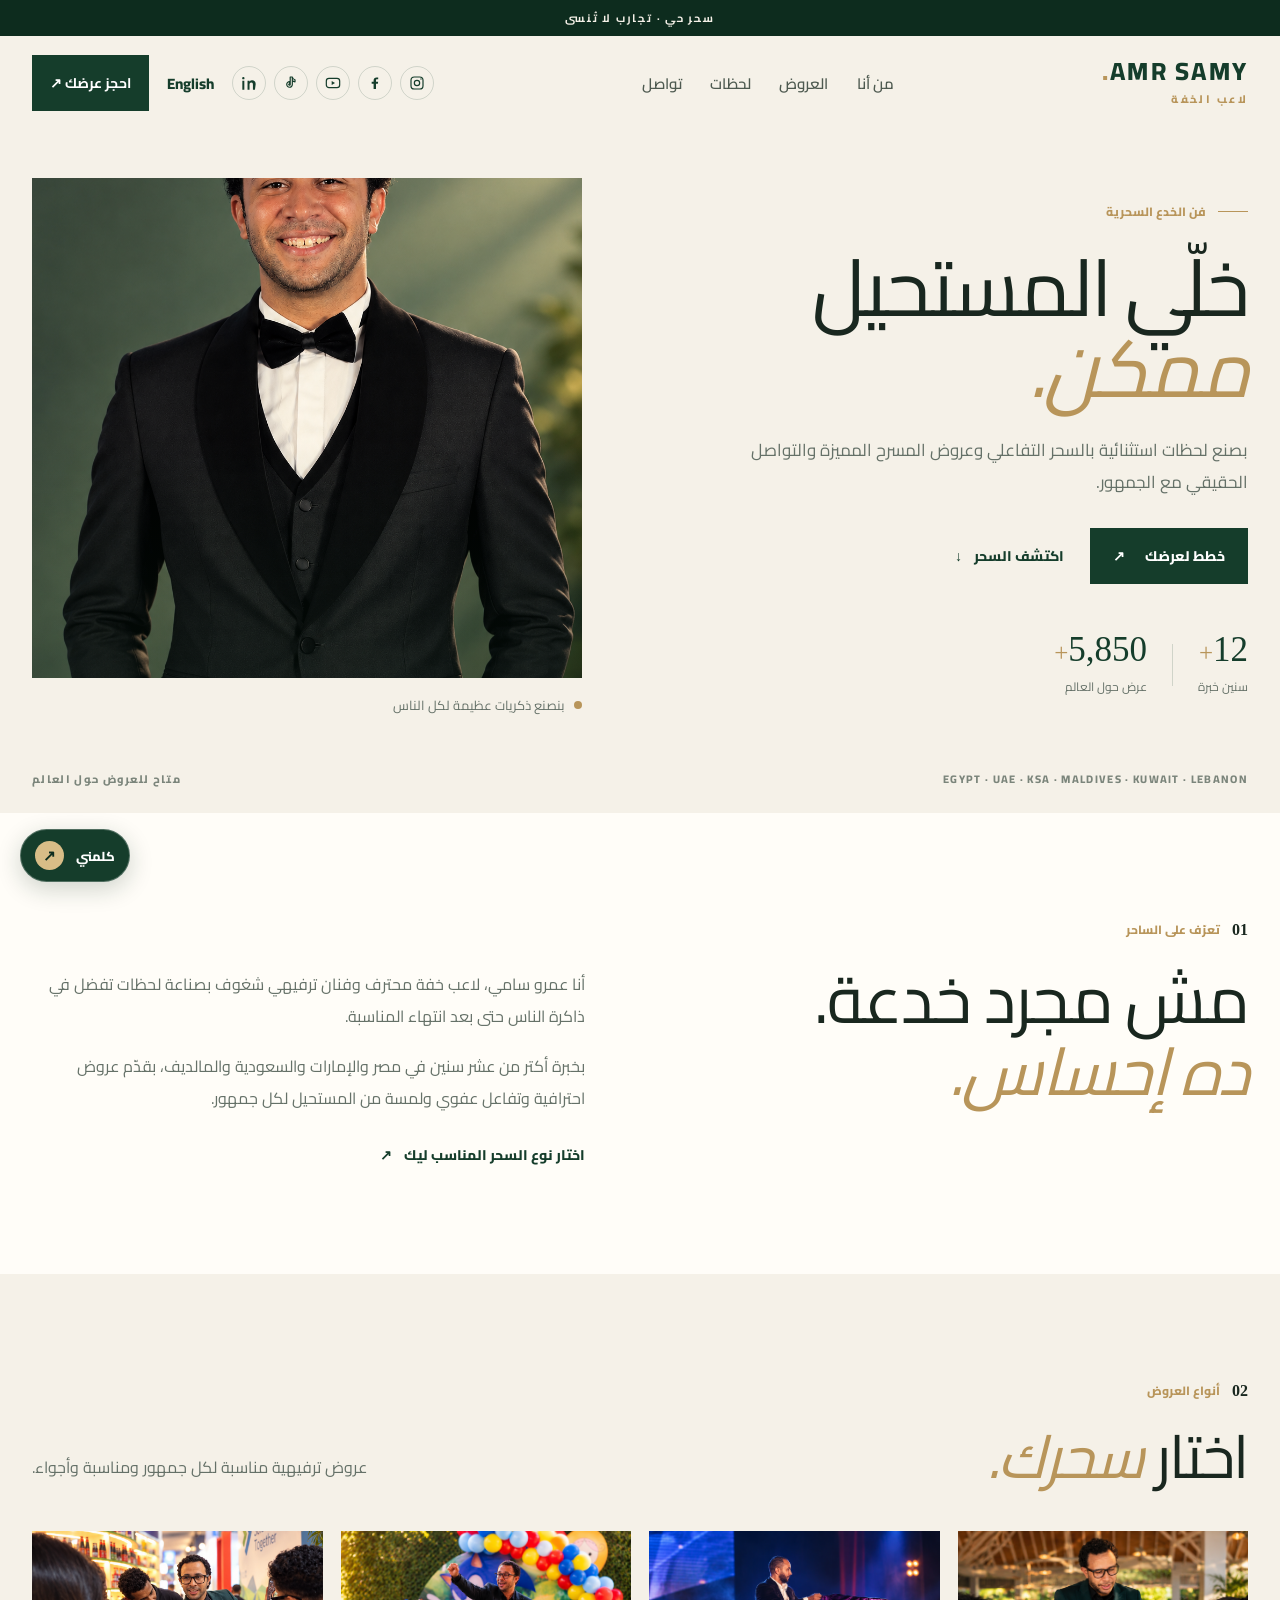
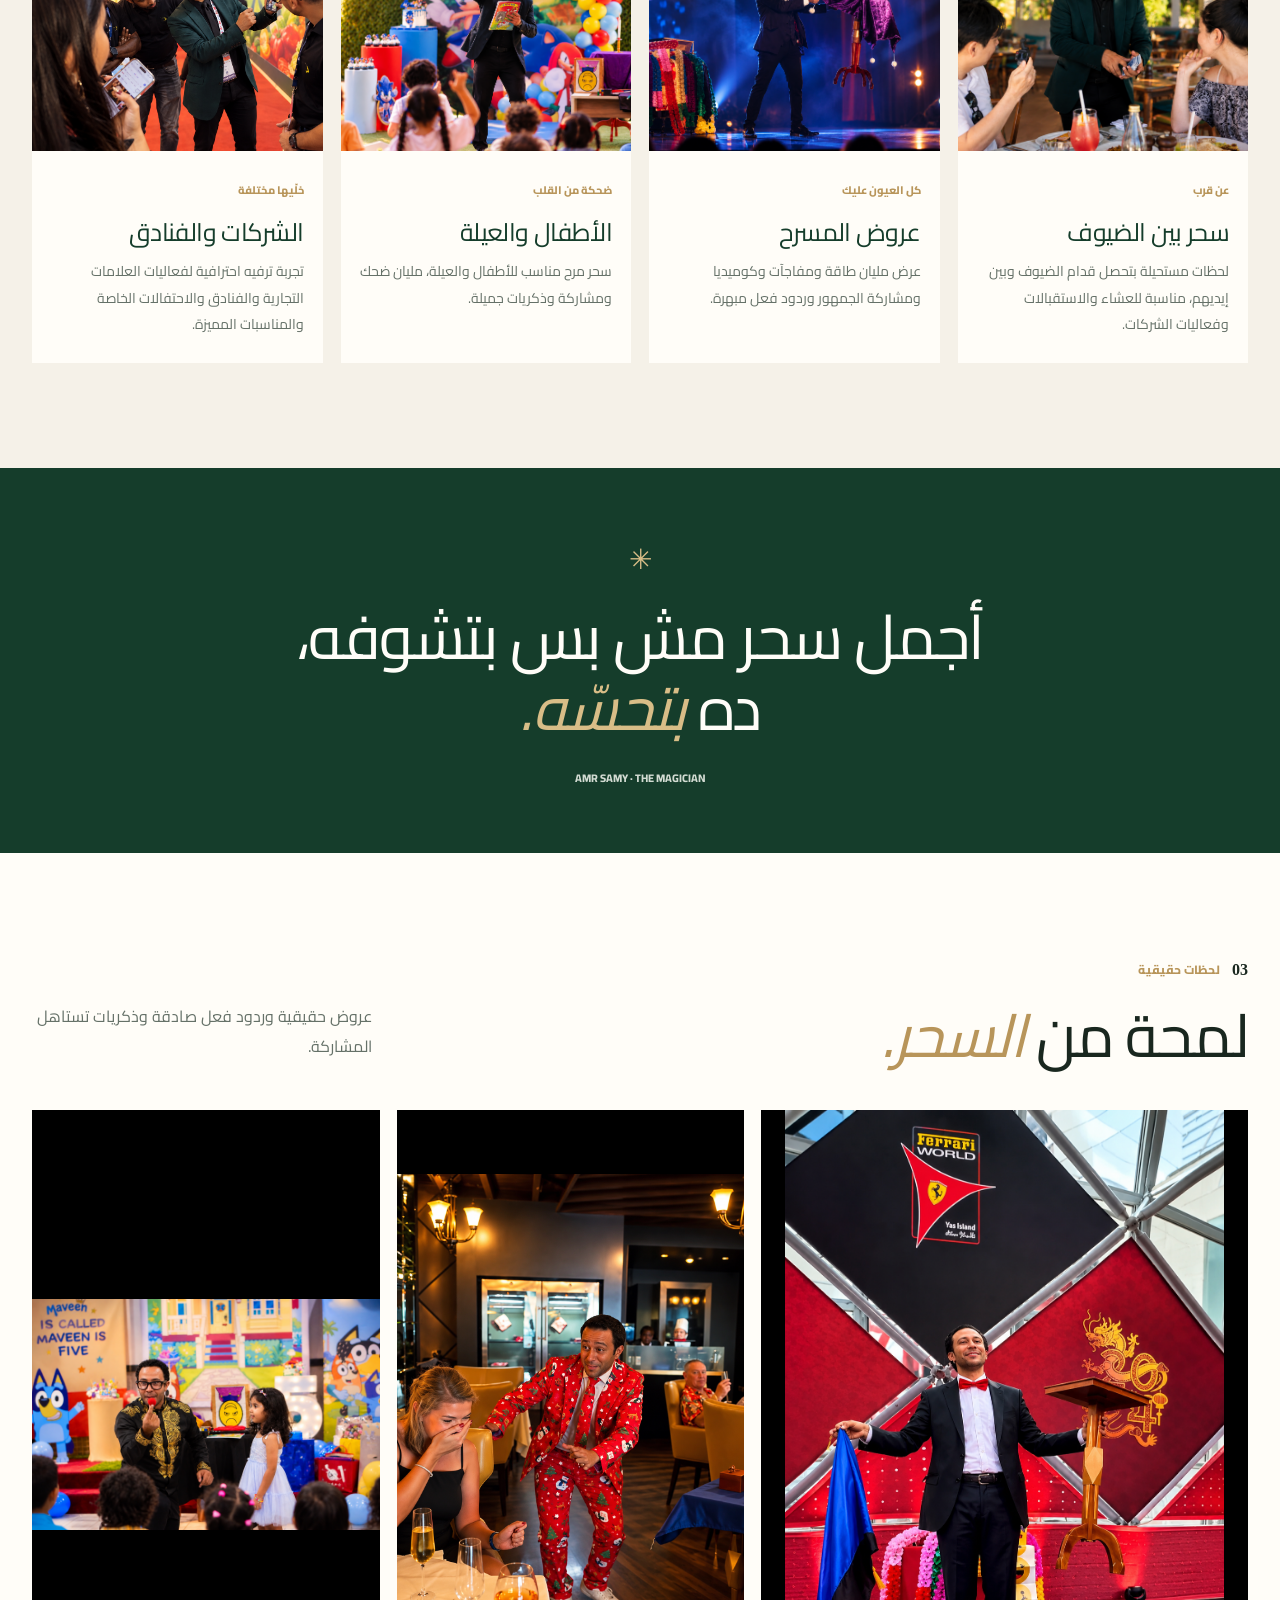
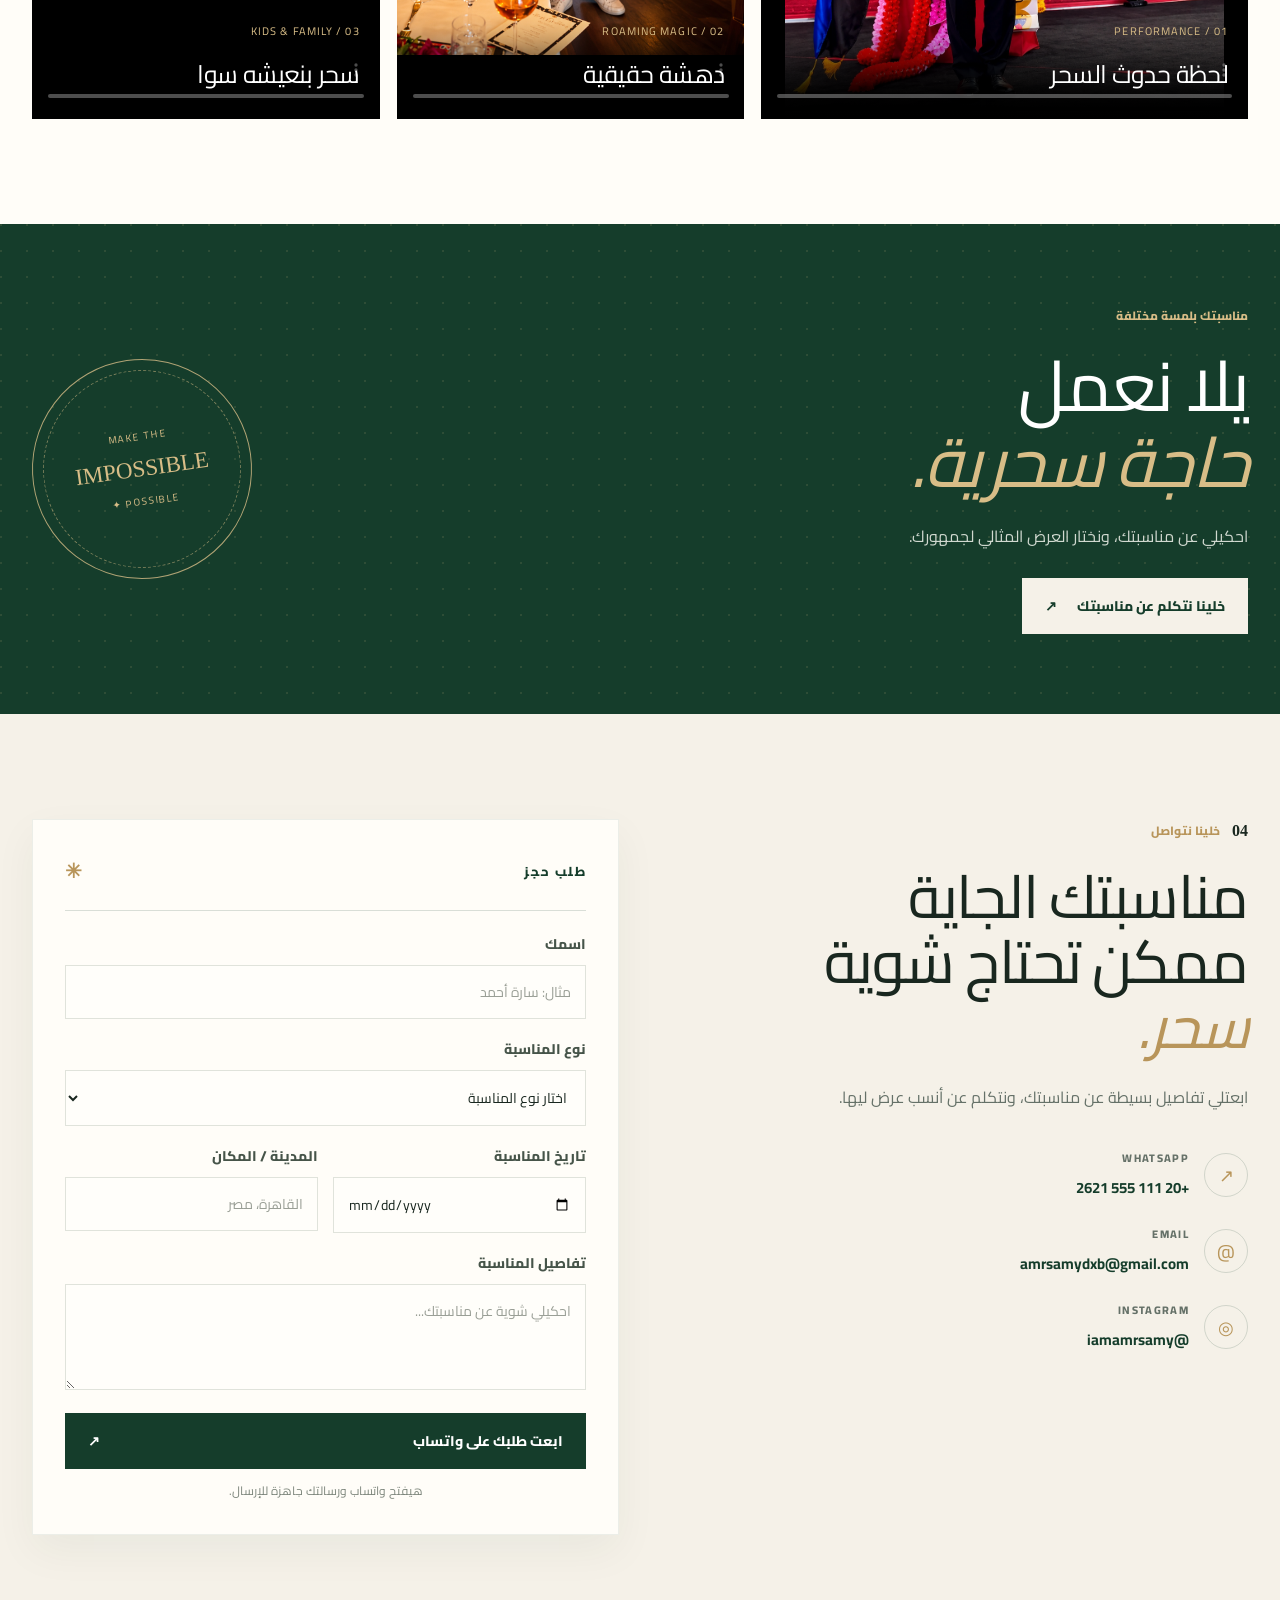
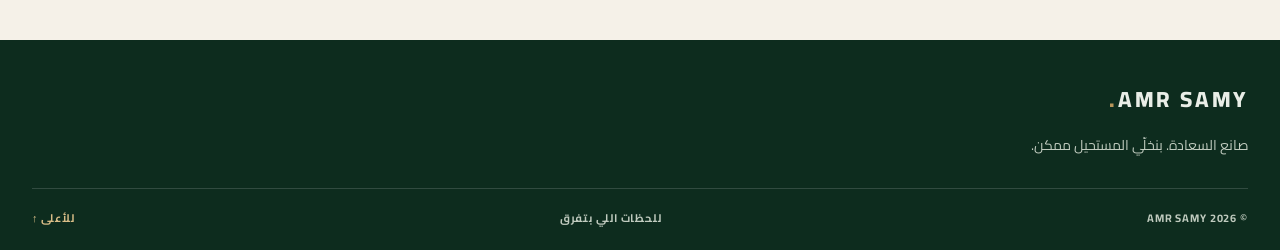
<file: index.html>
<!DOCTYPE html>
<html lang="ar" dir="rtl">
<head>
  
  <!-- WhatsApp Link Preview -->
<meta property="og:image" content="https://iamamrsamy.github.io/amrsamy/images/whatsapp-preview.jpg">
<meta property="og:image:width" content="1200">
<meta property="og:image:height" content="630">
<meta property="og:image:alt" content="Amr Samy | The Magician">

<meta name="twitter:card" content="summary_large_image">
<meta name="twitter:title" content="Amr Samy | The Magician">
<meta name="twitter:description" content="Professional Magic Shows & Entertainment Worldwide.">
<meta name="twitter:image" content="https://iamamrsamy.github.io/amrsamy/images/Logo.PNG">
  
  <meta charset="UTF-8">
  <meta name="viewport" content="width=device-width, initial-scale=1">
  <meta name="theme-color" content="#153d2b">
  <meta name="description" content="Amr Samy — Professional Magician, The Happiness Maker. Live magic shows, close-up magic and unforgettable events.">
  <title>Amr Samy | The Magician</title>

  <link rel="preconnect" href="https://fonts.googleapis.com">
  <link rel="preconnect" href="https://fonts.gstatic.com" crossorigin>
  <link href="https://fonts.googleapis.com/css2?family=Cairo:wght@400;500;600;700;800&family=DM+Sans:wght@400;500;600;700;800&display=swap" rel="stylesheet">
  <link rel="stylesheet" href="style.css">
  <script src="script.js" defer></script>
</head>
<body>
  <div class="topbar" data-en="LIVE MAGIC · UNFORGETTABLE EXPERIENCES" data-ar="سحر حي · تجارب لا تُنسى">LIVE MAGIC · UNFORGETTABLE EXPERIENCES</div>

  <header class="header">
    <a href="#home" class="brand" aria-label="Amr Samy home">
      <span class="brand-title">AMR SAMY<span>.</span></span>
      <span class="brand-subtitle" data-en="THE MAGICIAN" data-ar="لاعب الخفة">THE MAGICIAN</span>
    </a>

    <button class="menu-toggle" id="menuToggle" type="button" aria-label="Open menu" aria-expanded="false">
      <span></span><span></span><span></span>
    </button>

    <nav class="nav" id="mainNav">
      <a href="#about" data-en="About" data-ar="من أنا">About</a>
      <a href="#services" data-en="Experiences" data-ar="العروض">Experiences</a>
      <a href="#gallery" data-en="Highlights" data-ar="لحظات">Highlights</a>
      <a href="#contact" data-en="Contact" data-ar="تواصل">Contact</a>
    </nav>

    <div class="header-right">
      <div class="header-socials" aria-label="Social media">
        <a href="https://www.instagram.com/iamamrsamy/" target="_blank" rel="noopener noreferrer" aria-label="Instagram" title="Instagram">
          <svg viewBox="0 0 24 24" aria-hidden="true"><rect x="3" y="3" width="18" height="18" rx="5"/><circle cx="12" cy="12" r="4"/><circle class="icon-fill" cx="18" cy="6" r="1"/></svg>
        </a>
        <a href="https://www.facebook.com/iamamrsamy" target="_blank" rel="noopener noreferrer" aria-label="Facebook" title="Facebook">
          <svg viewBox="0 0 24 24" aria-hidden="true"><path class="icon-fill" d="M13.5 21v-8h2.8l.4-3h-3.2V8.1c0-.9.3-1.6 1.6-1.6h1.7V3.8c-.3 0-1.3-.2-2.5-.2-2.6 0-4.4 1.6-4.4 4.5V10H7v3h2.9v8z"/></svg>
        </a>
        <a href="https://www.youtube.com/@iamamrsamy" target="_blank" rel="noopener noreferrer" aria-label="YouTube" title="YouTube">
          <svg viewBox="0 0 24 24" aria-hidden="true"><rect x="2" y="5" width="20" height="14" rx="4"/><path class="icon-fill" d="m10 9 5 3-5 3z"/></svg>
        </a>
        <a href="https://www.tiktok.com/@iamamrsamy" target="_blank" rel="noopener noreferrer" aria-label="TikTok" title="TikTok">
          <svg viewBox="0 0 24 24" aria-hidden="true"><path d="M14 3v11.2a4.2 4.2 0 1 1-4-4.2v3.2a1.1 1.1 0 1 0 .8 1V3h3.2c.3 2.2 1.6 3.7 4 4.1v3.2A9 9 0 0 1 14 8.8"/></svg>
        </a>
        <a href="https://www.linkedin.com/in/iamamrsamy" target="_blank" rel="noopener noreferrer" aria-label="LinkedIn" title="LinkedIn">
          <svg viewBox="0 0 24 24" aria-hidden="true"><path class="icon-fill" d="M5 8.5H2V22h3zM3.5 6.5a1.8 1.8 0 1 0 0-3.6 1.8 1.8 0 0 0 0 3.6M22 14c0-4.1-2.2-6-5.2-6a4.5 4.5 0 0 0-4 2.2V8.5h-3V22h3v-7.1c0-1.9.4-3.7 2.7-3.7s2.4 2.1 2.4 3.8V22h3z"/></svg>
        </a>
      </div>

      <button id="languageToggle" class="language-toggle" type="button">عربي</button>
      <a class="header-cta" href="#contact" data-en="Book a show ↗" data-ar="احجز عرضك ↗">Book a show ↗</a>
    </div>
  </header>

  <main>
    <section class="hero" id="home">
      <div class="hero-content">
        <p class="eyebrow"><span class="eyebrow-line"></span><span data-en="THE ART OF THE MAGIC" data-ar="فن الخدع السحرية">THE ART OF THE Magic</span></p>
        <h1 data-en="Make the impossible <em>possible.</em>" data-ar="خلّي المستحيل <em>ممكن.</em>">Make the impossible <em>possible.</em></h1>
        <p class="hero-description" data-en="Creating extraordinary moments through interactive magic, unforgettable stage performances and genuine audience connection." data-ar="بصنع لحظات استثنائية بالسحر التفاعلي وعروض المسرح المميزة والتواصل الحقيقي مع الجمهور.">Creating extraordinary moments through interactive magic, unforgettable stage performances and genuine audience connection.</p>

        <div class="hero-actions">
          <a href="#contact" class="button button-primary"><span data-en="Plan your experience" data-ar="خطط لعرضك">Plan your experience</span><span>↗</span></a>
          <a href="#gallery" class="text-link"><span data-en="Discover the magic" data-ar="اكتشف السحر">Discover the magic</span><span>↓</span></a>
        </div>

        <div class="stats">
          <div><strong>12<span>+</span></strong><small data-en="Years of experience" data-ar="سنين خبرة">Years of experience</small></div>
          <span class="stats-divider"></span>
          <div><strong>5,850<span>+</span></strong><small data-en="SHOWS AROUND THE WORLD" data-ar="عرض حول العالم ">SHOWS AROUND THE WORLD</small></div>
        </div>
      </div>

      <div class="hero-visual">
        <div class="hero-photo">
          <img src="images/hero.PNG" alt="Amr Samy performing magic" onerror="this.style.display='none';this.parentElement.classList.add('no-photo')">
          <div class="photo-placeholder">
            <span class="placeholder-initials"></span>
            <strong data-en="YOUR PERFORMANCE PHOTO" data-ar="ضع صورة من عروضك هنا">YOUR PERFORMANCE PHOTO</strong>
            <small></small>
          </div>
        </div>
        
        <div class="photo-label">

          <span class="live-dot"></span>

          <span

            data-en="Create Great Memories For Everyone"

            data-ar="بنصنع ذكريات عظيمة لكل الناس"

          >Creating moments of wonder</span>

        </div>

      </div>

      <div class="hero-footer">

        <span>EGYPT · UAE · KSA · MALDIVES · KUWAIT · LEBANON</span>

        <span data-en="AVAILABLE WORLDWIDE" data-ar="متاح للعروض حول العالم">AVAILABLE WORLDWIDE</span>

      </div>
      
      </section>

    <section class="about section" id="about">
      <div class="section-label"><span>01</span><span data-en="MEET THE MAGICIAN" data-ar="تعرّف على الساحر">MEET THE MAGICIAN</span></div>
      <div class="about-grid">
        <h2 data-en="More than a trick.<br><em>A feeling.</em>" data-ar="مش مجرد خدعة.<br><em>ده إحساس.</em>">More than a trick.<br><em>A feeling.</em></h2>
        <div class="about-copy">
          <p data-en="I’m Amr Samy, a professional magician and live entertainer passionate about creating moments people remember long after an event ends." data-ar="أنا عمرو سامي، لاعب خفة محترف وفنان ترفيهي شغوف بصناعة لحظات تفضل في ذاكرة الناس حتى بعد انتهاء المناسبة.">I’m Amr Samy, a professional magician and live entertainer passionate about creating moments people remember long after an event ends.</p>
          <p data-en="With over a decade of experience performing across Egypt, the UAE, Saudi Arabia and the Maldives, I bring polished performance, spontaneous interaction and a touch of the impossible to every audience." data-ar="بخبرة أكتر من عشر سنين في مصر والإمارات والسعودية والمالديف، بقدّم عروض احترافية وتفاعل عفوي ولمسة من المستحيل لكل جمهور.">With over a decade of experience performing across Egypt, the UAE, Saudi Arabia and the Maldives, I bring polished performance, spontaneous interaction and a touch of the impossible to every audience.</p>
          <a href="#services" class="text-link"><span data-en="Find your kind of magic" data-ar="اختار نوع السحر المناسب ليك">Find your kind of magic</span><span>↗</span></a>
        </div>
      </div>
    </section>

    <section class="services section" id="services">
      <div class="section-heading">
        <div><div class="section-label"><span>02</span><span data-en="THE EXPERIENCES" data-ar="أنواع العروض">THE EXPERIENCES</span></div><h2 data-en="Choose your <em>magic.</em>" data-ar="اختار <em>سحرك.</em>">Choose your <em>magic.</em></h2></div>
        <p data-en="Tailored entertainment for every crowd, occasion and atmosphere." data-ar="عروض ترفيهية مناسبة لكل جمهور ومناسبة وأجواء.">Tailored entertainment for every crowd, occasion and atmosphere.</p>
      </div>

      <div class="service-grid">
        <article class="service-card">
          <div class="service-image"><img src="images/roaming.PNG" alt="Close-up roaming magic" onerror="this.style.display='none';this.parentElement.classList.add('no-photo')"><span class="image-fallback">CLOSE-UP MAGIC</span></div>
          <div class="service-info"><span class="service-category" data-en="UP CLOSE" data-ar="عن قرب">UP CLOSE</span><h3 data-en="Roaming Magic" data-ar="سحر بين الضيوف">Roaming Magic</h3><p data-en="Impossible moments happening right in your guests’ hands. Perfect for dinners, receptions and corporate events." data-ar="لحظات مستحيلة بتحصل قدام الضيوف وبين إيديهم، مناسبة للعشاء والاستقبالات وفعاليات الشركات.">Impossible moments happening right in your guests’ hands. Perfect for dinners, receptions and corporate events.</p></div>
        </article>
        <article class="service-card">
          <div class="service-image"><img src="images/stage.PNG" alt="Live stage magic" onerror="this.style.display='none';this.parentElement.classList.add('no-photo')"><span class="image-fallback">LIVE ON STAGE</span></div>
          <div class="service-info"><span class="service-category" data-en="ALL EYES ON" data-ar="كل العيون عليك">ALL EYES ON</span><h3 data-en="Stage Shows" data-ar="عروض المسرح">Stage Shows</h3><p data-en="A high-energy show filled with surprise, comedy, audience participation and shared reactions." data-ar="عرض مليان طاقة ومفاجآت وكوميديا ومشاركة الجمهور وردود فعل مبهرة.">A high-energy show filled with surprise, comedy, audience participation and shared reactions.</p></div>
        </article>
        <article class="service-card">
          <div class="service-image"><img src="images/kids.PNG" alt="Magic for kids and families" onerror="this.style.display='none';this.parentElement.classList.add('no-photo')"><span class="image-fallback">FAMILY MAGIC</span></div>
          <div class="service-info"><span class="service-category" data-en="BIG SMILES" data-ar="ضحكة من القلب">BIG SMILES</span><h3 data-en="Kids & Family" data-ar="الأطفال والعيلة">Kids & Family</h3><p data-en="Playful, age-friendly magic full of laughter, participation and memories for the whole family." data-ar="سحر مرح مناسب للأطفال والعيلة، مليان ضحك ومشاركة وذكريات جميلة.">Playful, age-friendly magic full of laughter, participation and memories for the whole family.</p></div>
        </article>
        <article class="service-card">
          <div class="service-image"><img src="images/corporate.PNG" alt="Corporate and hospitality entertainment" onerror="this.style.display='none';this.parentElement.classList.add('no-photo')"><span class="image-fallback">BRANDS & EVENTS</span></div>
          <div class="service-info"><span class="service-category" data-en="MAKE IT STAND OUT" data-ar="خلّيها مختلفة">MAKE IT STAND OUT</span><h3 data-en="Corporate & Hotels" data-ar="الشركات والفنادق">Corporate & Hotels</h3><p data-en="A polished entertainment experience for brand activations, hotels, private celebrations and special occasions." data-ar="تجربة ترفيه احترافية لفعاليات العلامات التجارية والفنادق والاحتفالات الخاصة والمناسبات المميزة.">A polished entertainment experience for brand activations, hotels, private celebrations and special occasions.</p></div>
        </article>
      </div>
    </section>

    <section class="quote-section">
      <span class="quote-symbol">✳</span>
      <blockquote data-en="The best magic isn’t just seen.<br>It’s <em>felt.</em>" data-ar="أجمل سحر مش بس بتشوفه،<br>ده <em>بتحسّه.</em>">The best magic isn’t just seen.<br>It’s <em>felt.</em></blockquote>
      <p>AMR SAMY · THE MAGICIAN</p>
    </section>

    <section class="gallery section" id="gallery">
      <div class="section-heading">
        <div><div class="section-label"><span>03</span><span data-en="REAL MOMENTS" data-ar="لحظات حقيقية">REAL MOMENTS</span></div><h2 data-en="A little glimpse of <em>magic.</em>" data-ar="لمحة من <em>السحر.</em>">A little glimpse of <em>magic.</em></h2></div>
        <p data-en="Real performances. Genuine reactions. Memories worth sharing." data-ar="عروض حقيقية وردود فعل صادقة وذكريات تستاهل المشاركة.">Real performances. Genuine reactions. Memories worth sharing.</p>
      </div>
      

<div class="gallery-grid">

  <!-- 01: Stage Shows - Portrait -->
  <div class="gallery-item gallery-feature">
    <video
      controls
      playsinline
      preload="metadata"
      poster="images/stage-poster.PNG"
      aria-label="Stage magic show">
      <source src="Videos/stage.mp4" type="video/mp4">
      Your browser does not support video playback.
    </video>

    <div class="gallery-caption">
      <small>01 / PERFORMANCE</small>
      <strong data-en="The moment it happens"
              data-ar="لحظة حدوث السحر">The moment it happens</strong>
    </div>
  </div>

  <!-- 02: Roaming Magic - Portrait -->
  <div class="gallery-item">
    <video
      controls
      playsinline
      preload="metadata"
      poster="images/roaming-poster.PNG"
      aria-label="Roaming magic performance">
      <source src="Videos/roaming.mp4" type="video/mp4">
      Your browser does not support video playback.
    </video>

    <div class="gallery-caption">
      <small>02 / ROAMING MAGIC</small>
      <strong data-en="Pure surprise"
              data-ar="دهشة حقيقية">Pure surprise</strong>
    </div>
  </div>

  <!-- 03: Kids & Family - Landscape -->
  <div class="gallery-item gallery-kids">
    <video
      controls
      playsinline
      preload="metadata"
      poster="images/kids-poster.PNG"
      aria-label="Kids and family magic show">
      <source src="Videos/kids.MP4" type="video/MP4">
      Your browser does not support video playback.
    </video>

    <div class="gallery-caption">
      <small>03 / KIDS & FAMILY</small>
      <strong data-en="Made to be shared"
              data-ar="سحر بنعيشه سوا">Made to be shared</strong>
    </div>
  </div>

</div>

    </section>

    <section class="booking-banner">
      <div class="banner-copy">
        <span class="banner-kicker" data-en="YOUR EVENT, WITH A TWIST" data-ar="مناسبتك بلمسة مختلفة">YOUR EVENT, WITH A TWIST</span>
        <h2 data-en="Let’s make<br><em>something magical.</em>" data-ar="يلا نعمل<br><em>حاجة سحرية.</em>">Let’s make<br><em>something magical.</em></h2>
        <p data-en="Tell me what you’re planning. Let’s find the perfect experience for your audience." data-ar="احكيلي عن مناسبتك، ونختار العرض المثالي لجمهورك.">Tell me what you’re planning. Let’s find the perfect experience for your audience.</p>
        <a href="#contact" class="button button-light"><span data-en="Let’s talk about your event" data-ar="خلينا نتكلم عن مناسبتك">Let’s talk about your event</span><span>↗</span></a>
      </div>
      <div class="banner-seal" aria-hidden="true"><span>MAKE THE</span><strong>IMPOSSIBLE</strong><span>POSSIBLE ✦</span></div>
    </section>

    <section class="contact section" id="contact">
      <div class="contact-info">
        <div class="section-label"><span>04</span><span data-en="LET’S CONNECT" data-ar="خلينا نتواصل">LET’S CONNECT</span></div>
        <h2 data-en="Your next event<br>needs a little <em>magic.</em>" data-ar="مناسبتك الجاية<br>ممكن تحتاج شوية <em>سحر.</em>">Your next event<br>needs a little <em>magic.</em></h2>
        <p data-en="Tell me a little about your event and I’ll get back to you to discuss the best fit." data-ar="ابعتلي تفاصيل بسيطة عن مناسبتك، ونتكلم عن أنسب عرض ليها.">Tell me a little about your event and I’ll get back to you to discuss the best fit.</p>
        <div class="contact-list">
          <a href="https://wa.me/201115552621" target="_blank" rel="noopener noreferrer"><span class="contact-icon">↗</span><span><small>WHATSAPP</small><strong>+20 111 555 2621</strong></span></a>
          <a href="mailto:amrsamydxb@gmail.com"><span class="contact-icon">@</span><span><small>EMAIL</small><strong>amrsamydxb@gmail.com</strong></span></a>
          <a href="https://www.instagram.com/iamamrsamy/" target="_blank" rel="noopener noreferrer"><span class="contact-icon">◎</span><span><small>INSTAGRAM</small><strong>@iamamrsamy</strong></span></a>
        </div>
      </div>

      <form class="booking-form" id="bookingForm">
        <div class="form-title"><span data-en="BOOKING ENQUIRY" data-ar="طلب حجز">BOOKING ENQUIRY</span><span class="form-star">✳</span></div>
        <label for="name" data-en="Your name" data-ar="اسمك">Your name</label>
        <input id="name" name="name" required autocomplete="name" placeholder="e.g. Sarah Ahmed">

        <label for="eventType" data-en="Event type" data-ar="نوع المناسبة">Event type</label>
        <select id="eventType" name="eventType" required>
          <option value="" data-en="Choose an event type" data-ar="اختار نوع المناسبة">Choose an event type</option>
          <option value="Kids & Family" data-en="Kids & Family" data-ar="أطفال وعائلي">Kids & Family</option>
          <option value="Roaming Magic" data-en="Roaming Magic" data-ar="سحر بين الضيوف">Roaming Magic</option>
          <option value="Stage Show" data-en="Stage Show" data-ar="عرض مسرحي">Stage Show</option>
          <option value="Corporate / Hotel" data-en="Corporate / Hotel" data-ar="شركات / فنادق">Corporate / Hotel</option>
          <option value="Other" data-en="Other" data-ar="أخرى">Other</option>
        </select>

        <div class="form-row">
          <div><label for="date" data-en="Event date" data-ar="تاريخ المناسبة">Event date</label><input id="date" name="date" type="date"></div>
          <div><label for="location" data-en="City / venue" data-ar="المدينة / المكان">City / venue</label><input id="location" name="location" placeholder="Cairo, Egypt"></div>
        </div>

        <label for="details" data-en="Event details" data-ar="تفاصيل المناسبة">Event details</label>
        <textarea id="details" name="details" rows="3" placeholder="Tell me a little about your event..."></textarea>

        <button class="button button-primary submit-button" type="submit"><span data-en="Send enquiry on WhatsApp" data-ar="ابعت طلبك على واتساب">Send enquiry on WhatsApp</span><span>↗</span></button>
        <small class="form-note" data-en="WhatsApp will open with your message ready to send." data-ar="هيفتح واتساب ورسالتك جاهزة للإرسال.">WhatsApp will open with your message ready to send.</small>
      </form>
    </section>
  </main>

  <footer class="footer">
    <a href="#home" class="footer-brand">AMR SAMY<span>.</span></a>
    <p data-en="The Happiness Maker. Making the impossible possible." data-ar="صانع السعادة. بنخلّي المستحيل ممكن.">The Happiness Maker. Making the impossible possible.</p>
    <div class="footer-bottom"><span>© <span id="year"></span> AMR SAMY</span><span data-en="MADE FOR MOMENTS THAT MATTER" data-ar="للحظات اللي بتفرق">MADE FOR MOMENTS THAT MATTER</span><a href="#home" data-en="BACK TO TOP ↑" data-ar="للأعلى ↑">BACK TO TOP ↑</a></div>
  </footer>

  <a class="whatsapp-float" href="https://wa.me/201115552621" target="_blank" rel="noopener noreferrer" aria-label="Chat with Amr Samy on WhatsApp"><span data-en="Let’s talk" data-ar="كلمني">Let’s talk</span><strong>↗</strong></a>
</body>
</html>
</file>
<file: style.css>
:root {
  --cream: #f5f1e8;
  --paper: #fffdf8;
  --green: #153d2b;
  --green-dark: #0d2c1e;
  --green-soft: #28543c;
  --gold: #b8955a;
  --gold-light: #d8bd87;
  --ink: #19271f;
  --muted: #657168;
  --line: rgba(21,61,43,.16);
  --sans: "DM Sans", Arial, sans-serif;
  --arabic: "Cairo", Tahoma, Arial, sans-serif;
  --serif: Georgia, "Times New Roman", serif;
  --max-width: 1280px;
}

* { box-sizing: border-box; }
html { scroll-behavior: smooth; scroll-padding-top: 100px; }
body {
  margin: 0;
  background: var(--cream);
  color: var(--ink);
  font-family: var(--sans);
  -webkit-font-smoothing: antialiased;
}
body[dir="rtl"] { font-family: var(--arabic); }
a { color: inherit; text-decoration: none; }
button, input, select, textarea { font: inherit; }
button, a { -webkit-tap-highlight-color: transparent; }
img { display: block; max-width: 100%; }
::selection { background: var(--gold-light); color: var(--green-dark); }

.topbar {
  min-height: 34px;
  display: flex;
  align-items: center;
  justify-content: center;
  padding: 8px 16px;
  background: var(--green-dark);
  color: var(--cream);
  text-align: center;
  font-size: 11px;
  font-weight: 700;
  letter-spacing: .16em;
}

.header {
  width: 100%;
  max-width: var(--max-width);
  min-height: 94px;
  margin: auto;
  padding: 14px 32px;
  display: flex;
  align-items: center;
  justify-content: space-between;
  gap: 25px;
  position: relative;
  z-index: 20;
}

.brand { display: flex; flex-direction: column; gap: 6px; flex-shrink: 0; }
.brand-title {
  color: var(--green);
  font-size: 25px;
  line-height: 1;
  font-weight: 800;
  letter-spacing: .09em;
}
.brand-title span, .footer-brand span { color: var(--gold); }
.brand-subtitle { color: var(--gold); font-size: 11px; font-weight: 800; letter-spacing: .22em; }

.nav { display: flex; align-items: center; gap: clamp(15px, 2.2vw, 30px); }
.nav a {
  color: #4e5a50;
  font-size: 15px;
  font-weight: 600;
  transition: color .2s;
}
.nav a:hover { color: var(--gold); }

.header-right {
  display: flex;
  align-items: center;
  justify-content: flex-end;
  gap: 16px;
  flex-shrink: 0;
}
.header-socials { display: flex; align-items: center; gap: 8px; }
.header-socials a {
  width: 34px;
  height: 34px;
  display: grid;
  place-items: center;
  border: 1px solid var(--line);
  border-radius: 50%;
  color: var(--green);
  transition: background .2s, color .2s, border-color .2s, transform .2s;
}
.header-socials a:hover {
  background: var(--green);
  color: white;
  border-color: var(--green);
  transform: translateY(-2px);
}
.header-socials svg {
  width: 16px;
  height: 16px;
  fill: none;
  stroke: currentColor;
  stroke-width: 1.8;
  stroke-linecap: round;
  stroke-linejoin: round;
}
.header-socials svg .icon-fill { fill: currentColor; stroke: none; }

.language-toggle {
  border: 0;
  padding: 10px 2px;
  background: transparent;
  color: var(--green);
  font-size: 15px;
  font-weight: 800;
  cursor: pointer;
}
.header-cta {
  padding: 15px 18px;
  background: var(--green);
  color: white;
  font-size: 14px;
  font-weight: 700;
  white-space: nowrap;
  transition: background .2s, transform .2s;
}
.header-cta:hover { background: var(--green-soft); transform: translateY(-2px); }
.menu-toggle { display: none; }

.hero {
  width: 100%;
  max-width: var(--max-width);
  min-height: 650px;
  margin: auto;
  padding: 48px 32px 78px;
  display: grid;
  grid-template-columns: 1.03fr .97fr;
  gap: 52px;
  align-items: center;
  position: relative;
}
.hero-content { padding: 10px 0 25px; min-width: 0; }

.eyebrow, .section-label {
  display: flex;
  align-items: center;
  gap: 12px;
  margin: 0 0 24px;
  color: var(--gold);
  font-size: 12px;
  font-weight: 800;
  letter-spacing: .14em;
}
.eyebrow-line { width: 30px; height: 1px; background: var(--gold); flex-shrink: 0; }

.hero h1, .about h2, .section-heading h2, .quote-section blockquote,
.banner-copy h2, .contact h2 {
  font-family: var(--serif);
  font-weight: 400;
  letter-spacing: -.04em;
}
.hero h1 {
  max-width: 650px;
  margin: 0 0 25px;
  font-size: clamp(56px, 6.2vw, 86px);
  line-height: 1.02;
}
.hero h1 em, .about h2 em, .section-heading h2 em,
.contact h2 em { color: var(--gold); font-weight: 400; }

.hero-description {
  max-width: 540px;
  color: var(--muted);
  font-size: 17px;
  line-height: 1.9;
  margin: 0 0 30px;
}
.hero-actions { display: flex; align-items: center; flex-wrap: wrap; gap: 26px; }

.button {
  min-height: 56px;
  padding: 0 22px;
  display: inline-flex;
  justify-content: center;
  align-items: center;
  gap: 20px;
  border: 1px solid transparent;
  font-size: 14px;
  font-weight: 800;
  cursor: pointer;
  transition: transform .2s, background .2s;
}
.button:hover { transform: translateY(-2px); }
.button-primary { background: var(--green); color: white; }
.button-primary:hover { background: var(--green-soft); }
.button-light { background: var(--cream); color: var(--green); }
.button-light:hover { background: var(--gold-light); }
.text-link {
  display: inline-flex;
  align-items: center;
  gap: 12px;
  color: var(--green);
  font-size: 14px;
  font-weight: 800;
  transition: color .2s;
}
.text-link:hover { color: var(--gold); }

.stats { display: flex; align-items: center; gap: 25px; margin-top: 48px; }
.stats > div { display: flex; flex-direction: column; gap: 8px; }
.stats strong {
  color: var(--green);
  font-family: var(--serif);
  font-size: 35px;
  font-weight: 400;
  line-height: 1;
}
.stats strong span { color: var(--gold); font-size: 25px; }
.stats small { color: var(--muted); font-size: 12px; }
.stats-divider { width: 1px; height: 42px; background: var(--line); }

.hero-visual { position: relative; min-width: 0; padding: 0 15px 18px 0; }
.hero-photo {
  height: 500px;
  position: relative;
  overflow: hidden;
  background: linear-gradient(145deg, #d8c9a9, #a3ad9a 55%, #31543e);
}
.hero-photo img { width: 100%; height: 100%; object-fit: cover; object-position: center; }
.hero-photo::after {
  content: "";
  position: absolute;
  inset: 0;
  background: linear-gradient(0deg, rgba(13,44,30,.23), transparent 48%);
  pointer-events: none;
}
.photo-placeholder {
  position: absolute;
  inset: 0;
  display: none;
  flex-direction: column;
  align-items: center;
  justify-content: center;
  gap: 14px;
  color: white;
  text-align: center;
}
.no-photo .photo-placeholder { display: flex; }
.placeholder-initials {
  width: 115px;
  height: 115px;
  border: 1px solid rgba(255,255,255,.7);
  border-radius: 50%;
  display: grid;
  place-items: center;
  font-family: var(--serif);
  font-size: 56px;
}
.photo-placeholder strong { font-size: 12px; letter-spacing: .12em; }
.photo-placeholder small { font-size: 12px; opacity: .85; }

.photo-label {
  display: flex;
  align-items: center;
  gap: 10px;
  padding-top: 15px;
  color: var(--muted);
  font-size: 13px;
}
.live-dot { width: 8px; height: 8px; border-radius: 50%; background: var(--gold); }

.magic-seal {
  position: absolute;
  top: 28px;
  right: -18px;
  z-index: 2;
  width: 112px;
  height: 112px;
  display: flex;
  flex-direction: column;
  align-items: center;
  justify-content: center;
  gap: 6px;
  border-radius: 50%;
  outline: 1px solid var(--gold-light);
  outline-offset: 4px;
  background: var(--green);
  color: white;
  transform: rotate(8deg);
}
.magic-seal span { font-size: 9px; letter-spacing: .13em; }
.magic-seal strong { color: var(--gold-light); font-family: var(--serif); font-size: 25px; font-weight: 400; }

.hero-footer {
  position: absolute;
  bottom: 24px;
  left: 32px;
  right: 32px;
  display: flex;
  justify-content: space-between;
  gap: 12px;
  color: #7b857b;
  font-size: 11px;
  font-weight: 800;
  letter-spacing: .12em;
}

.section { padding: 105px max(32px, calc((100vw - var(--max-width)) / 2 + 32px)); }
.about { background: var(--paper); }
.section-label { margin-bottom: 22px; }
.section-label span:first-child { color: var(--ink); font-family: var(--serif); font-size: 16px; letter-spacing: 0; }
.about-grid { display: grid; grid-template-columns: 1fr 1fr; gap: 9%; align-items: start; }
.about h2, .section-heading h2, .contact h2 {
  margin: 0;
  font-size: clamp(48px, 5.2vw, 68px);
  line-height: 1.08;
}
.about-copy { max-width: 570px; padding-top: 5px; }
.about-copy p, .contact-info > p {
  color: var(--muted);
  font-size: 16px;
  line-height: 2;
  margin: 0 0 18px;
}
.about-copy .text-link { margin-top: 10px; }

.services { background: var(--cream); }
.section-heading {
  display: flex;
  align-items: end;
  justify-content: space-between;
  gap: 28px;
  margin-bottom: 42px;
}
.section-heading h2 { font-size: clamp(45px, 4.7vw, 62px); }
.section-heading > p {
  max-width: 340px;
  margin: 0 0 7px;
  color: var(--muted);
  font-size: 16px;
  line-height: 1.9;
}
.service-grid { display: grid; grid-template-columns: repeat(4, minmax(0, 1fr)); gap: 18px; }
.service-card { min-width: 0; background: var(--paper); transition: transform .25s, box-shadow .25s; }
.service-card:hover { transform: translateY(-5px); box-shadow: 0 15px 35px rgba(21,61,43,.09); }
.service-image {
  height: 220px;
  position: relative;
  overflow: hidden;
  background: linear-gradient(145deg, #d8c9a9, #9da995 55%, #31543e);
}
.service-image img { width: 100%; height: 100%; object-fit: cover; transition: transform .4s; }
.service-card:hover .service-image img { transform: scale(1.04); }
.service-number {
  position: absolute;
  top: 13px;
  left: 13px;
  z-index: 2;
  width: 32px;
  height: 32px;
  display: grid;
  place-items: center;
  border: 1px solid rgba(255,255,255,.75);
  color: white;
  font-size: 12px;
}
.image-fallback {
  display: none;
  position: absolute;
  inset: 0;
  align-items: center;
  justify-content: center;
  color: rgba(255,255,255,.85);
  font-size: 12px;
  font-weight: 800;
  letter-spacing: .12em;
}
.service-image.no-photo .image-fallback { display: flex; }
.service-info { padding: 22px 19px 25px; }
.service-category { color: var(--gold); font-size: 11px; font-weight: 800; letter-spacing: .12em; }
.service-info h3 {
  margin: 14px 0 11px;
  color: var(--green);
  font-family: var(--serif);
  font-size: 25px;
  line-height: 1.2;
  font-weight: 400;
  letter-spacing: -.02em;
}
.service-info p { color: var(--muted); font-size: 14px; line-height: 1.9; margin: 0; }

.quote-section {
  min-height: 320px;
  padding: 65px 22px;
  display: flex;
  flex-direction: column;
  align-items: center;
  justify-content: center;
  background: var(--green);
  color: var(--paper);
  text-align: center;
  overflow: hidden;
}
.quote-symbol { margin-bottom: 16px; color: var(--gold-light); font-size: 28px; }
.quote-section blockquote {
  margin: 0 0 25px;
  font-size: clamp(39px, 5vw, 62px);
  line-height: 1.15;
  letter-spacing: -.03em;
}
.quote-section blockquote em { color: var(--gold-light); font-weight: 400; }
.quote-section > p { margin: 0; color: #d2dbd2; font-size: 11px; font-weight: 800; letter-spacing: .17em; }

.gallery { background: var(--paper); }
.gallery-grid { display: grid; grid-template-columns: 1.4fr 1fr 1fr; gap: 17px; }
.gallery-item {
  min-height: 300px;
  position: relative;
  display: block;
  overflow: hidden;
  background: linear-gradient(145deg, #cfc09f, #9ba793 55%, #31543e);
}
.gallery-feature { min-height: 380px; }
.gallery-item img { width: 100%; height: 100%; position: absolute; inset: 0; object-fit: cover; transition: transform .45s; }
.gallery-item:hover img { transform: scale(1.04); }
.gallery-item::after {
  content: "";
  position: absolute;
  inset: 0;
  background: linear-gradient(0deg, rgba(10,31,21,.86), transparent 65%);
}
.gallery-fallback {
  position: absolute;
  top: 45%;
  width: 100%;
  text-align: center;
  color: rgba(255,255,255,.8);
  font-size: 12px;
  font-weight: 800;
  letter-spacing: .12em;
}
.gallery-item.no-photo .gallery-fallback { display: block; }
.gallery-item:not(.no-photo) .gallery-fallback { display: none; }
.gallery-caption {
  position: absolute;
  z-index: 2;
  left: 22px;
  right: 20px;
  bottom: 22px;
  display: flex;
  flex-direction: column;
  align-items: flex-start;
  color: white;
}
.gallery-caption small { margin-bottom: 9px; color: var(--gold-light); font-size: 11px; letter-spacing: .1em; }
.gallery-caption strong { max-width: 85%; font-family: var(--serif); font-size: 25px; font-weight: 400; }
.gallery-caption b { position: absolute; right: 0; bottom: 0; font-size: 19px; font-weight: 400; }
.gallery-bottom { display: flex; justify-content: space-between; align-items: center; gap: 15px; padding-top: 28px; color: var(--muted); font-size: 14px; }

.booking-banner {
  min-height: 450px;
  padding: 80px max(32px, calc((100vw - var(--max-width)) / 2 + 32px));
  display: flex;
  align-items: center;
  justify-content: space-between;
  gap: 40px;
  position: relative;
  overflow: hidden;
  background-color: var(--green);
  background-image: radial-gradient(circle at 1px 1px, rgba(216,189,135,.13) 1px, transparent 0);
  background-size: 26px 26px;
  color: white;
}
.banner-copy { max-width: 650px; position: relative; z-index: 1; }
.banner-kicker { display: block; margin-bottom: 20px; color: var(--gold-light); font-size: 12px; font-weight: 800; letter-spacing: .15em; }
.banner-copy h2 { margin: 0 0 22px; font-size: clamp(48px, 5.5vw, 72px); line-height: 1.08; }
.banner-copy h2 em { color: var(--gold-light); font-weight: 400; }
.banner-copy p { max-width: 470px; color: #d1d9d0; font-size: 16px; line-height: 1.9; margin: 0 0 27px; }
.banner-seal {
  width: 220px;
  height: 220px;
  flex-shrink: 0;
  display: flex;
  flex-direction: column;
  align-items: center;
  justify-content: center;
  gap: 10px;
  border: 1px solid rgba(216,189,135,.8);
  outline: 1px dashed rgba(216,189,135,.5);
  outline-offset: -12px;
  border-radius: 50%;
  color: var(--gold-light);
  transform: rotate(-8deg);
}
.banner-seal span { font-size: 10px; letter-spacing: .16em; }
.banner-seal strong { font-family: var(--serif); font-size: 23px; font-weight: 400; }

.contact { display: grid; grid-template-columns: .95fr 1.05fr; gap: 8%; background: var(--cream); }
.contact h2 { margin-bottom: 22px; font-size: clamp(45px, 4.7vw, 62px); }
.contact-info > p { max-width: 450px; }
.contact-list { display: flex; flex-direction: column; gap: 22px; margin-top: 35px; }
.contact-list a { width: fit-content; display: flex; align-items: center; gap: 15px; }
.contact-icon {
  width: 44px;
  height: 44px;
  display: grid;
  place-items: center;
  border: 1px solid var(--line);
  border-radius: 50%;
  color: var(--gold);
  font-size: 18px;
}
.contact-list a > span:last-child { display: flex; flex-direction: column; gap: 5px; }
.contact-list small { color: var(--muted); font-size: 11px; letter-spacing: .12em; font-weight: 800; }
.contact-list strong { color: var(--green); font-size: 15px; font-weight: 700; }

.booking-form {
  padding: 32px;
  background: var(--paper);
  border: 1px solid rgba(21,61,43,.08);
  box-shadow: 0 16px 40px rgba(21,61,43,.05);
}
.form-title {
  display: flex;
  align-items: center;
  justify-content: space-between;
  padding-bottom: 21px;
  margin-bottom: 20px;
  border-bottom: 1px solid var(--line);
  color: var(--green);
  font-size: 13px;
  font-weight: 800;
  letter-spacing: .12em;
}
.form-star { color: var(--gold); font-size: 20px; }
.booking-form label { display: block; margin: 17px 0 8px; color: #465449; font-size: 14px; font-weight: 800; }
.booking-form input, .booking-form select, .booking-form textarea {
  display: block;
  width: 100%;
  min-height: 50px;
  padding: 13px 14px;
  border: 1px solid #e0e3db;
  border-radius: 0;
  outline: none;
  background: #fffefa;
  color: var(--ink);
  font-size: 14px;
}
.booking-form textarea { min-height: 100px; resize: vertical; }
.booking-form input:focus, .booking-form select:focus, .booking-form textarea:focus {
  border-color: var(--gold);
  box-shadow: 0 0 0 3px rgba(184,149,90,.13);
}
.booking-form input::placeholder, .booking-form textarea::placeholder { color: #9a9f96; }
.form-row { display: grid; grid-template-columns: 1fr 1fr; gap: 15px; }
.form-row > div { min-width: 0; }
.submit-button { width: 100%; justify-content: space-between; margin-top: 23px; }
.form-note { display: block; margin-top: 12px; text-align: center; color: #7c857b; font-size: 12px; line-height: 1.7; }

.footer { padding: 38px max(32px, calc((100vw - var(--max-width)) / 2 + 32px)) 22px; background: var(--green-dark); color: #e9eee7; }
.footer-brand { font-size: 22px; font-weight: 800; letter-spacing: .12em; }
.footer > p { margin: 12px 0 30px; color: #c0cbbf; font-size: 14px; }
.footer-bottom {
  padding-top: 19px;
  border-top: 1px solid rgba(255,255,255,.15);
  display: flex;
  justify-content: space-between;
  flex-wrap: wrap;
  gap: 14px;
  color: #c0cbbf;
  font-size: 11px;
  font-weight: 700;
  letter-spacing: .08em;
}
.footer-bottom a { color: var(--gold-light); }

.whatsapp-float {
  position: fixed;
  right: 20px;
  bottom: 18px;
  z-index: 30;
  display: flex;
  align-items: center;
  gap: 12px;
  padding: 11px 14px;
  border: 1px solid rgba(255,255,255,.25);
  border-radius: 30px;
  background: var(--green);
  color: white;
  box-shadow: 0 7px 24px rgba(13,44,30,.2);
  font-size: 13px;
  font-weight: 800;
  transition: transform .2s, background .2s;
}
.whatsapp-float:hover { transform: translateY(-3px); background: var(--green-soft); }
.whatsapp-float strong {
  width: 29px;
  height: 29px;
  display: grid;
  place-items: center;
  border-radius: 50%;
  background: var(--gold-light);
  color: var(--green-dark);
  font-size: 15px;
}

body[dir="rtl"] .hero h1,
body[dir="rtl"] .about h2,
body[dir="rtl"] .section-heading h2,
body[dir="rtl"] .quote-section blockquote,
body[dir="rtl"] .banner-copy h2,
body[dir="rtl"] .contact h2,
body[dir="rtl"] .service-info h3,
body[dir="rtl"] .gallery-caption strong {
  font-family: var(--arabic);
  letter-spacing: -.025em;
}
body[dir="rtl"] .eyebrow,
body[dir="rtl"] .section-label,
body[dir="rtl"] .service-category,
body[dir="rtl"] .banner-kicker,
body[dir="rtl"] .quote-section > p { letter-spacing: 0; }
body[dir="rtl"] .magic-seal { right: auto; left: -18px; }
body[dir="rtl"] .service-number { left: auto; right: 13px; }
body[dir="rtl"] .gallery-caption b { right: auto; left: 0; }
body[dir="rtl"] .whatsapp-float { right: auto; left: 20px; }

@media (max-width: 1120px) {
  .header { padding: 14px 22px; gap: 16px; }
  .header-right { gap: 11px; }
  .header-socials { gap: 5px; }
  .header-socials a { width: 30px; height: 30px; }
  .header-socials svg { width: 15px; height: 15px; }
  .nav { gap: 15px; }
  .nav a { font-size: 14px; }
  .header-cta { padding: 13px 14px; font-size: 13px; }
  .hero { padding-left: 24px; padding-right: 24px; gap: 32px; }
  .hero h1 { font-size: clamp(52px, 6vw, 70px); }
  .hero-photo { height: 440px; }
  .hero-footer { left: 24px; right: 24px; }
  .section { padding: 85px 24px; }
  .service-grid { grid-template-columns: repeat(2, minmax(0, 1fr)); }
  .service-image { height: 250px; }
  .booking-banner { padding: 70px 24px; }
  .banner-seal { width: 180px; height: 180px; }
  .contact { gap: 5%; }
}

@media (max-width: 820px) {
  .header { min-height: 82px; }
  .brand-title { font-size: 21px; }
  .header-socials { gap: 4px; }
  .header-socials a { width: 28px; height: 28px; }
  .nav { gap: 12px; }
  .nav a { font-size: 12px; }
  .header-cta { display: none; }
  .hero { min-height: auto; }
  .hero h1 { font-size: clamp(48px, 7vw, 65px); }
}

@media (max-width: 680px) {
  .topbar { min-height: 30px; font-size: 9px; letter-spacing: .08em; }
  .header { min-height: 75px; padding: 10px 17px; gap: 10px; }
  .brand-title { font-size: 19px; }
  .brand-subtitle { font-size: 9px; }
  .header-right { margin-left: auto; gap: 10px; }
  .header-socials { gap: 5px; }
  .header-socials a { width: 29px; height: 29px; }
  .header-socials svg { width: 14px; height: 14px; }
  .language-toggle { font-size: 13px; }
  .menu-toggle {
    width: 39px;
    height: 39px;
    display: flex;
    align-items: center;
    justify-content: center;
    flex-direction: column;
    gap: 5px;
    border: 1px solid var(--line);
    background: transparent;
    cursor: pointer;
    flex-shrink: 0;
  }
  .menu-toggle span { display: block; width: 17px; height: 2px; background: var(--green); }
  .nav {
    display: none;
    position: absolute;
    top: calc(100% - 1px);
    left: 12px;
    right: 12px;
    padding: 12px 16px;
    background: var(--paper);
    border: 1px solid var(--line);
    box-shadow: 0 14px 30px rgba(21,61,43,.12);
    flex-direction: column;
    align-items: stretch;
    gap: 0;
  }
  .nav.open { display: flex; }
  .nav a { padding: 14px 7px; border-bottom: 1px solid rgba(21,61,43,.08); font-size: 15px; }
  .nav a:last-child { border-bottom: 0; }

  .hero { display: flex; flex-direction: column; align-items: stretch; gap: 30px; padding: 38px 19px 68px; }
  .hero-content { padding: 0; }
  .eyebrow { margin-bottom: 19px; font-size: 11px; }
  .hero h1 { font-size: clamp(48px, 12vw, 66px); line-height: 1.06; }
  .hero-description { font-size: 16px; line-height: 1.85; }
  .hero-actions { gap: 17px; }
  .button { min-height: 53px; padding: 0 16px; gap: 13px; font-size: 13px; }
  .text-link { font-size: 13px; }
  .stats { margin-top: 32px; gap: 15px; }
  .stats strong { font-size: 28px; }
  .stats strong span { font-size: 21px; }
  .stats small { font-size: 11px; line-height: 1.5; }
  .hero-visual { margin: 0 8px 0 0; }
  .hero-photo { height: min(112vw, 470px); }
  .magic-seal { width: 88px; height: 88px; top: 20px; right: -13px; }
  .magic-seal strong { font-size: 20px; }
  .magic-seal span { font-size: 7px; }
  .hero-footer { left: 19px; right: 19px; bottom: 19px; font-size: 8px; letter-spacing: .04em; }

  .section { padding: 70px 19px; }
  .section-label { font-size: 11px; }
  .about-grid { grid-template-columns: 1fr; gap: 23px; }
  .about h2, .section-heading h2, .contact h2 { font-size: clamp(43px, 10.5vw, 57px); }
  .about-copy p, .contact-info > p { font-size: 15px; }
  .section-heading { display: block; margin-bottom: 29px; }
  .section-heading > p { margin-top: 15px; font-size: 15px; }
  .service-grid { grid-template-columns: repeat(2, minmax(0, 1fr)); gap: 12px; }
  .service-image { height: 180px; }
  .service-info { padding: 16px 12px 19px; }
  .service-category { font-size: 9px; }
  .service-info h3 { font-size: 21px; }
  .service-info p { font-size: 13px; line-height: 1.8; }
  .quote-section { min-height: 260px; padding: 48px 18px; }
  .quote-section blockquote { font-size: clamp(34px, 8.8vw, 47px); }
  .quote-section > p { font-size: 9px; }
  .gallery-grid { grid-template-columns: 1fr 1fr; gap: 11px; }
  .gallery-feature { grid-column: 1 / -1; min-height: 300px; }
  .gallery-item { min-height: 220px; }
  .gallery-caption { left: 13px; right: 12px; bottom: 14px; }
  .gallery-caption small { font-size: 9px; }
  .gallery-caption strong { font-size: 19px; }
  .gallery-bottom { align-items: flex-start; flex-direction: column; gap: 14px; font-size: 13px; }
  .booking-banner { min-height: 0; padding: 60px 19px; }
  .banner-copy h2 { font-size: clamp(43px, 11vw, 59px); }
  .banner-copy p { font-size: 15px; }
  .banner-seal { display: none; }
  .contact { grid-template-columns: 1fr; gap: 36px; }
  .booking-form { padding: 23px 16px; }
  .booking-form label { font-size: 13px; }
  .booking-form input, .booking-form select, .booking-form textarea { font-size: 14px; }
  .form-row { grid-template-columns: 1fr 1fr; gap: 12px; }
  .footer { padding: 31px 19px 18px; }
  .footer-bottom { line-height: 1.8; font-size: 10px; }
  .whatsapp-float { right: 11px; bottom: 11px; padding: 8px 10px; }
  body[dir="rtl"] .magic-seal { right: auto; left: -13px; }
  body[dir="rtl"] .hero-visual { margin-right: 0; margin-left: 8px; }
  body[dir="rtl"] .whatsapp-float { left: 11px; right: auto; }
}

@media (max-width: 420px) {
  .header { gap: 7px; }
  .brand-title { font-size: 17px; }
  .brand-subtitle { font-size: 8px; letter-spacing: .15em; }
  .header-right { gap: 7px; }
  .header-socials { gap: 3px; }
  .header-socials a { width: 25px; height: 25px; }
  .header-socials svg { width: 13px; height: 13px; }
  .language-toggle { font-size: 12px; }
  .menu-toggle { width: 34px; height: 36px; }
  .hero h1 { font-size: 46px; }
  .hero-description { font-size: 15px; }
  .hero-actions { align-items: flex-start; flex-direction: column; }
  .stats { gap: 11px; }
  .stats strong { font-size: 25px; }
  .stats small { font-size: 10px; }
  .service-grid { grid-template-columns: 1fr; }
  .service-image { height: 230px; }
  .service-info { padding: 19px; }
  .service-info h3 { font-size: 24px; }
  .service-info p { font-size: 14px; }
  .form-row { grid-template-columns: 1fr; gap: 0; }
  .gallery-grid { grid-template-columns: 1fr; }
  .gallery-feature { grid-column: auto; }
}

@media (prefers-reduced-motion: reduce) {
  html { scroll-behavior: auto; }
  *, *::before, *::after { transition-duration: .01ms !important; animation-duration: .01ms !important; }
}

/* Videos inside the existing Highlights cards */
.gallery-item video {
  display: block;
  width: 100%;
  height: 100%;
  object-fit: cover;
}

/* Fix video playback in the gallery */
.gallery-item video {
  display: block;
  width: 100%;
  height: auto;
  position: relative;
  z-index: 2;
  object-fit: contain;
  pointer-events: auto;
}

/* Consistent video frames */
.gallery-item video {
  display: block;
  width: 100%;
  height: 100%;
  aspect-ratio: 4 / 5;
  object-fit: contain;
  object-position: center;
  background: #000;
}

/* Keep all gallery cards aligned */
.gallery-item {
  overflow: hidden;
}
</file>
